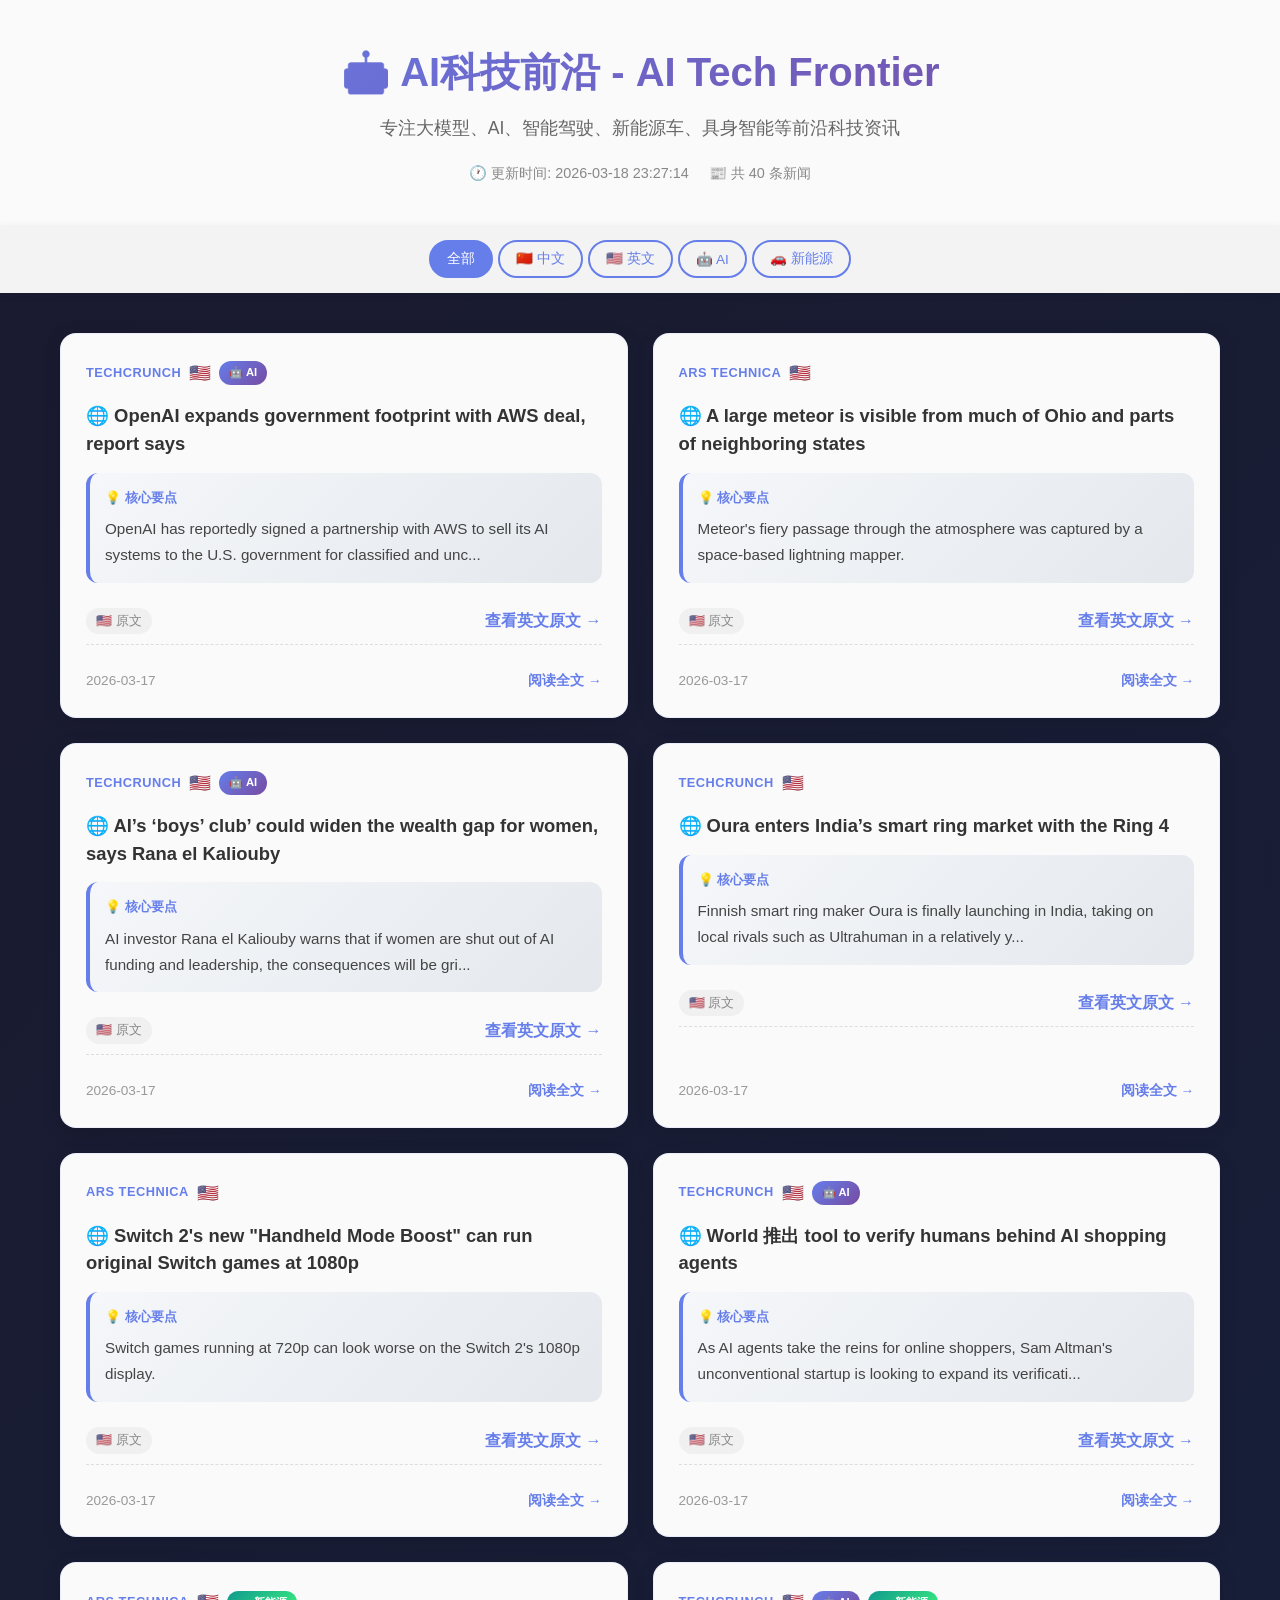
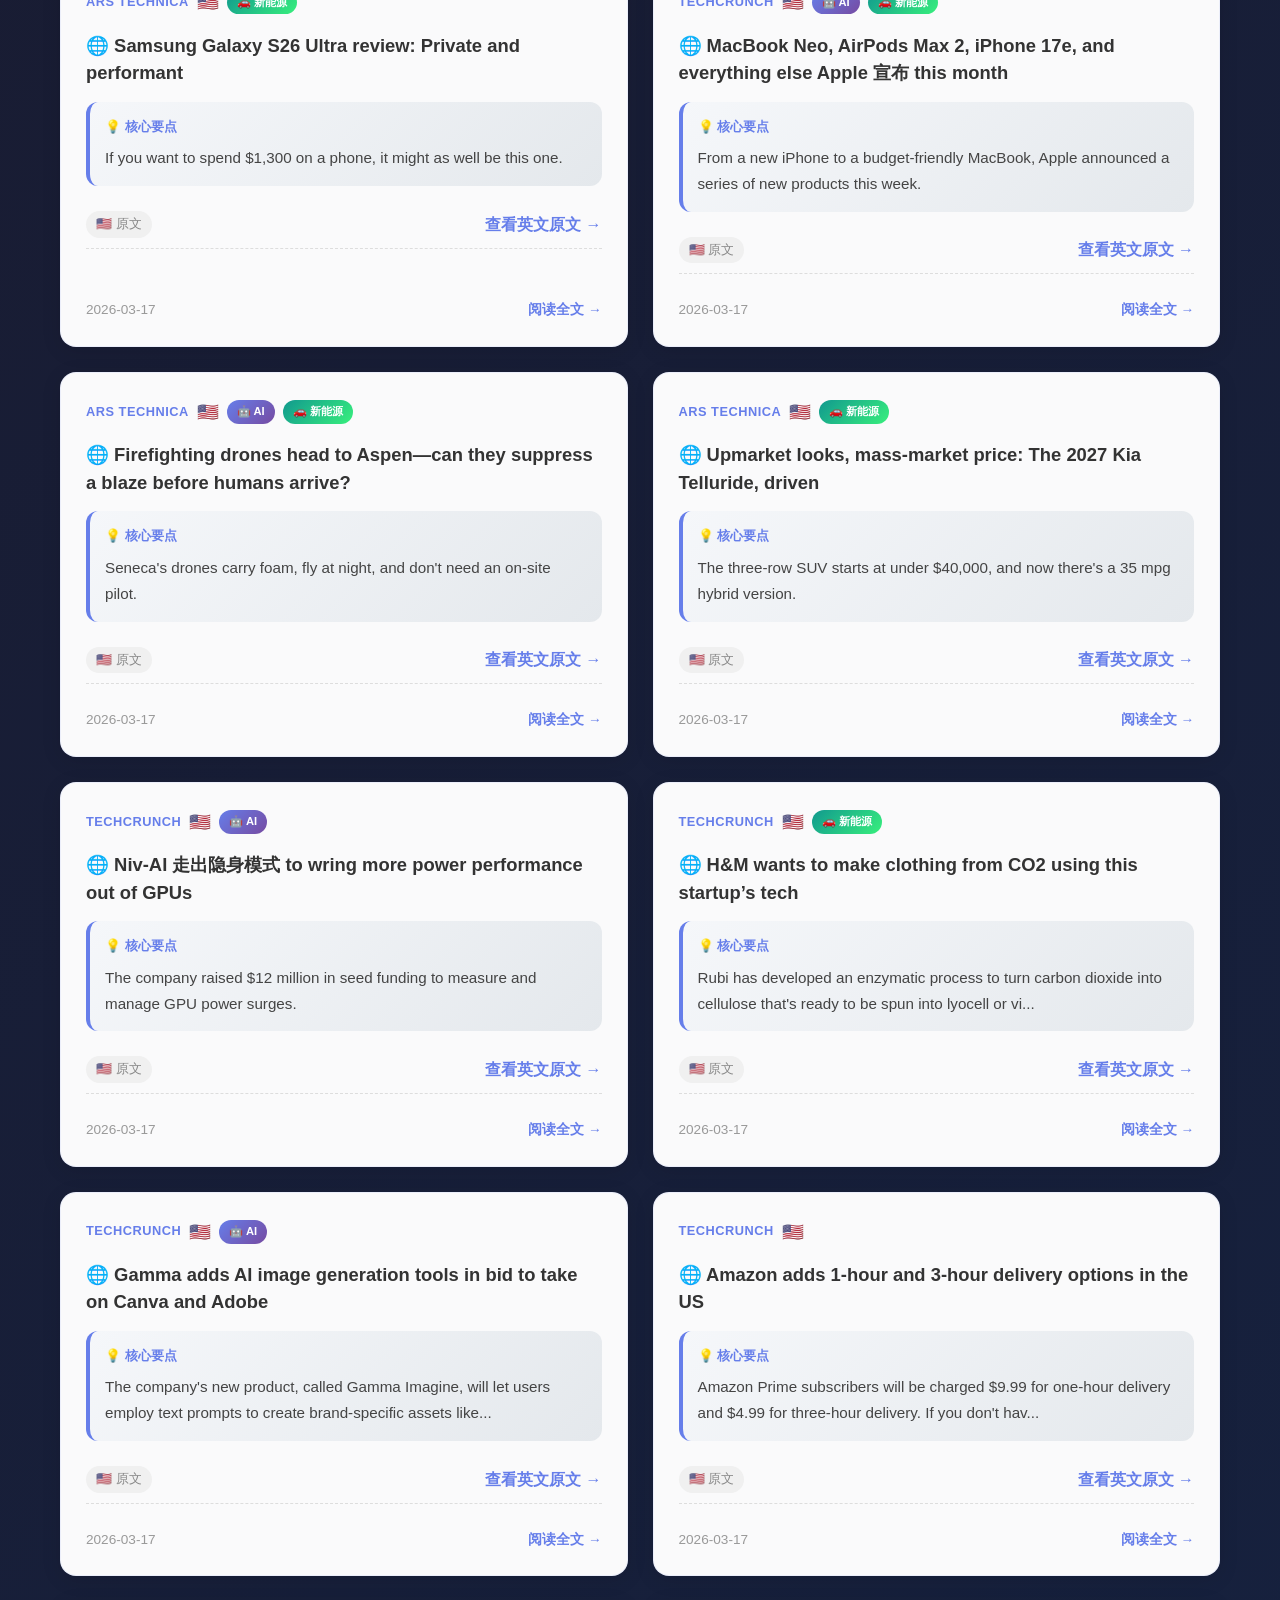
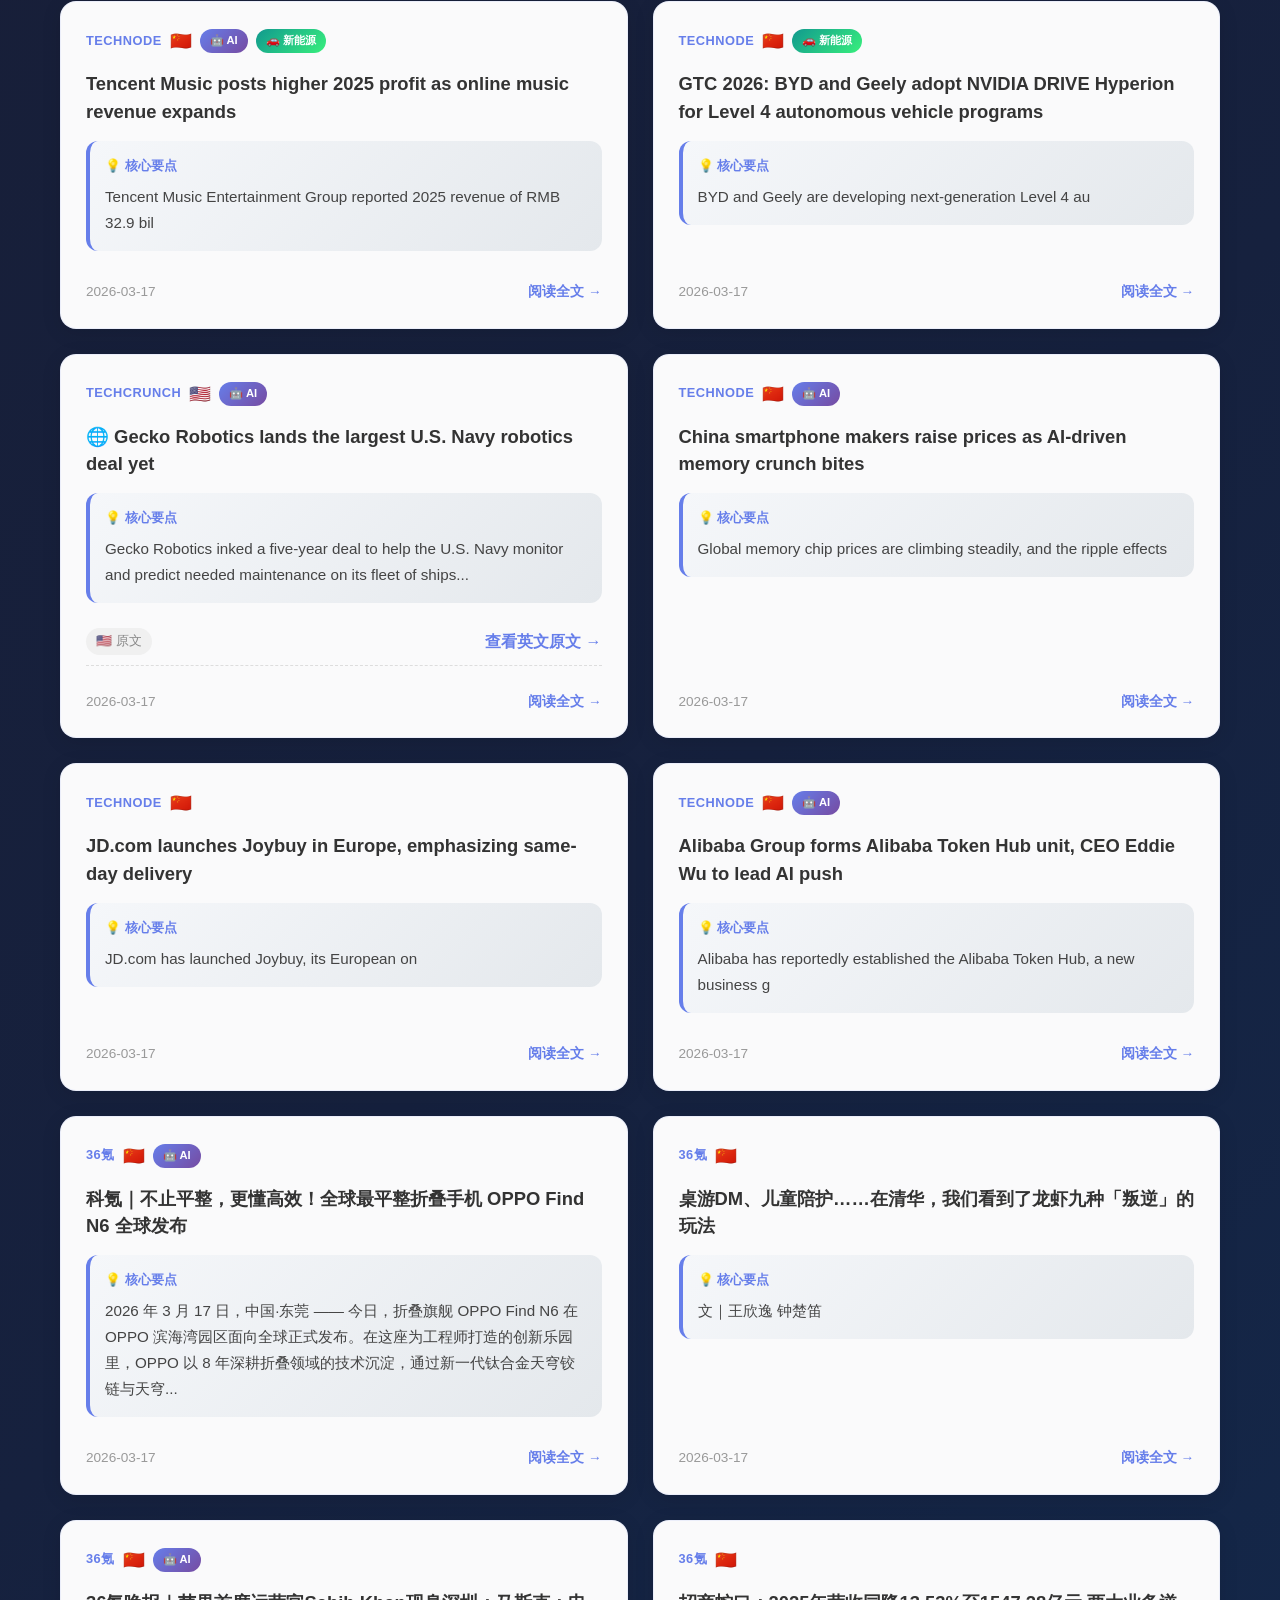
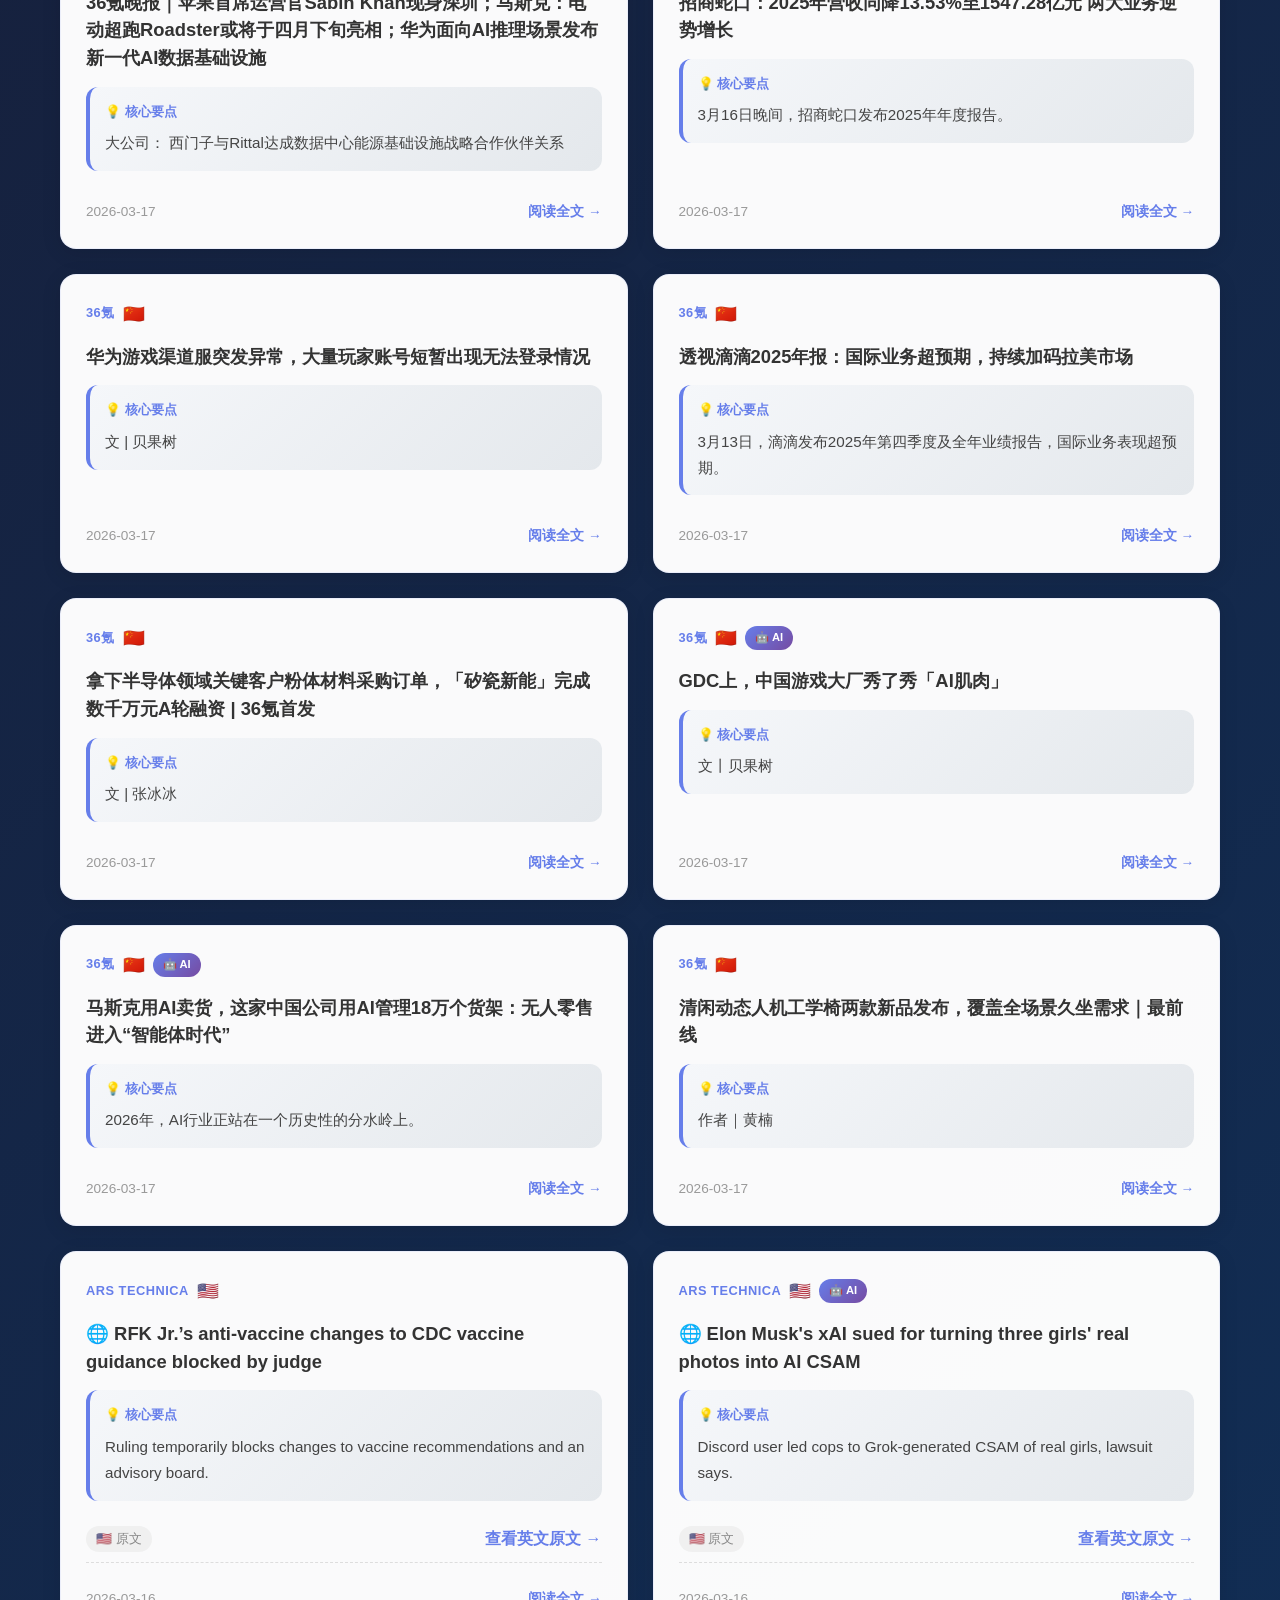
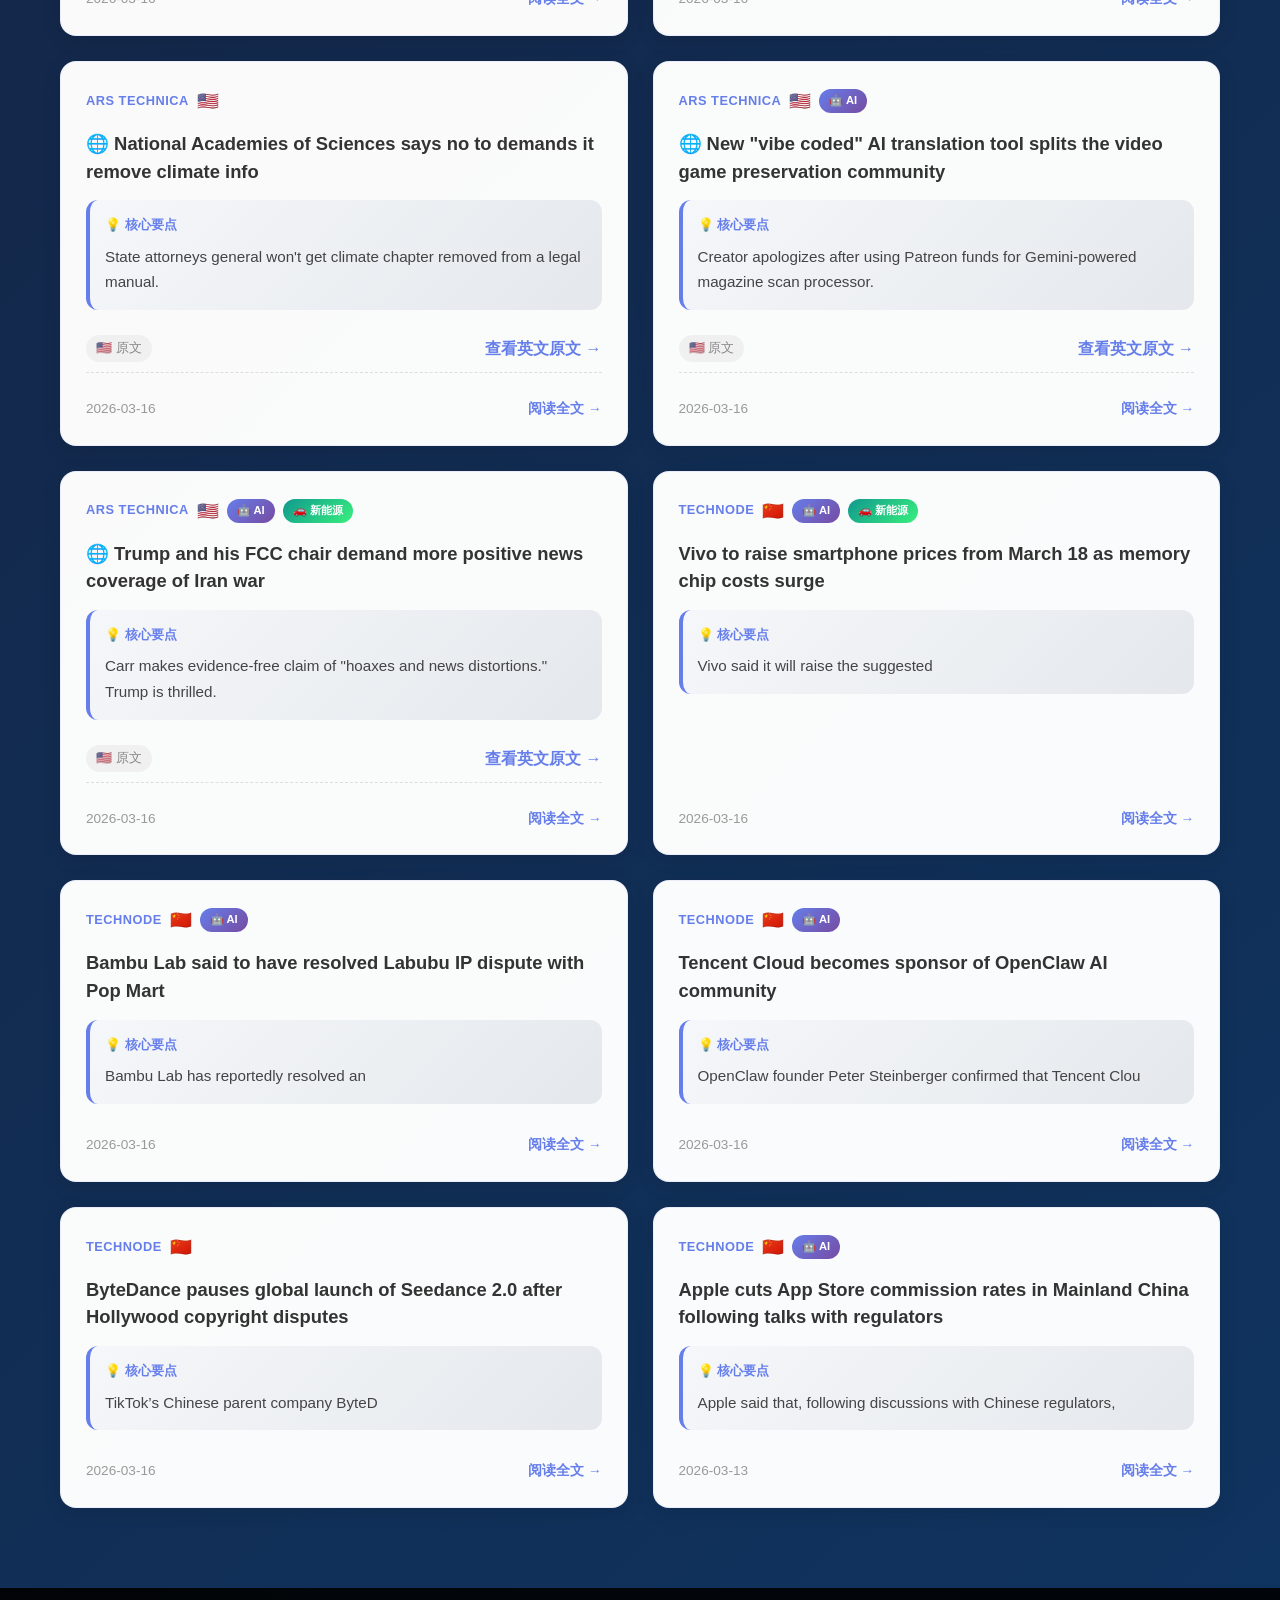
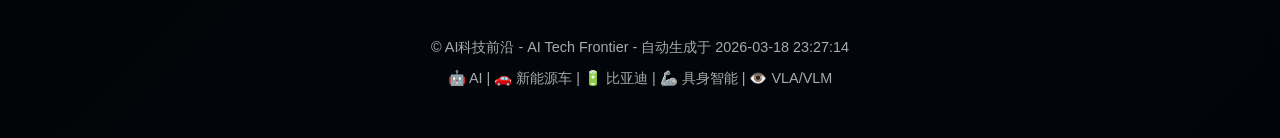
<file: index.html>
<!DOCTYPE html>
<html lang="zh-CN">
<head>
    <meta charset="UTF-8">
    <meta name="viewport" content="width=device-width, initial-scale=1.0">
    <title>AI科技前沿 - AI Tech Frontier</title>
    <meta name="description" content="专注大模型、AI、智能驾驶、新能源车、具身智能等前沿科技资讯">
    <link rel="stylesheet" href="css/style.css">
</head>
<body>
    <header class="header">
        <div class="container">
            <h1 class="logo">🤖 AI科技前沿 - AI Tech Frontier</h1>
            <p class="tagline">专注大模型、AI、智能驾驶、新能源车、具身智能等前沿科技资讯</p>
            <div class="meta">
                <span class="update-time">🕐 更新时间: 2026-03-18 23:27:14</span>
                <span class="total-news">📰 共 40 条新闻</span>
            </div>
        </div>
    </header>

    <nav class="nav">
        <div class="container">
            <div class="nav-left">
                <button class="nav-btn active" data-filter="all">全部</button>
                <button class="nav-btn" data-filter="zh">🇨🇳 中文</button>
                <button class="nav-btn" data-filter="en">🇺🇸 英文</button>
                <button class="nav-btn" data-filter="ai">🤖 AI</button>
                <button class="nav-btn" data-filter="ev">🚗 新能源</button>
            </div>
        </div>
    </nav>

    <main class="main">
        <div class="container">
            <div class="news-grid">
                <article class="news-card" data-lang="en" data-category="ai">
                    <div class="news-header">
                        <span class="news-source">TechCrunch</span>
                        <span class="news-lang">🇺🇸</span>
                        <span class="tag ai-tag">🤖 AI</span>
                    </div>
                    <h2 class="news-title">
                        <a href="https://techcrunch.com/2026/03/17/openai-expands-government-footprint-with-aws-deal/" target="_blank" rel="noopener">🌐 OpenAI expands government footprint with AWS deal, report says</a>
                    </h2>
                    <div class="core-content">
                        <div class="core-label">💡 核心要点</div>
                        <p class="news-summary">OpenAI has reportedly signed a partnership with AWS to sell its AI systems to the U.S. government for classified and unc...</p>
                    </div>
                    <div class="original-link">
                        <span class="lang-indicator">🇺🇸 原文</span>
                        <a href="https://techcrunch.com/2026/03/17/openai-expands-government-footprint-with-aws-deal/" target="_blank" class="read-more">查看英文原文 →</a>
                    </div>
                    <div class="news-footer">
                        <span class="news-time">2026-03-17</span>
                        <a href="https://techcrunch.com/2026/03/17/openai-expands-government-footprint-with-aws-deal/" target="_blank" class="read-more">阅读全文 →</a>
                    </div>
                </article>
<article class="news-card" data-lang="en" data-category="">
                    <div class="news-header">
                        <span class="news-source">Ars Technica</span>
                        <span class="news-lang">🇺🇸</span>
                        
                    </div>
                    <h2 class="news-title">
                        <a href="https://arstechnica.com/science/2026/03/a-large-meteor-is-visible-from-much-of-ohio-and-parts-of-neighboring-states/" target="_blank" rel="noopener">🌐 A large meteor is visible from much of Ohio and parts of neighboring states</a>
                    </h2>
                    <div class="core-content">
                        <div class="core-label">💡 核心要点</div>
                        <p class="news-summary">Meteor's fiery passage through the atmosphere was captured by a space-based lightning mapper.</p>
                    </div>
                    <div class="original-link">
                        <span class="lang-indicator">🇺🇸 原文</span>
                        <a href="https://arstechnica.com/science/2026/03/a-large-meteor-is-visible-from-much-of-ohio-and-parts-of-neighboring-states/" target="_blank" class="read-more">查看英文原文 →</a>
                    </div>
                    <div class="news-footer">
                        <span class="news-time">2026-03-17</span>
                        <a href="https://arstechnica.com/science/2026/03/a-large-meteor-is-visible-from-much-of-ohio-and-parts-of-neighboring-states/" target="_blank" class="read-more">阅读全文 →</a>
                    </div>
                </article>
<article class="news-card" data-lang="en" data-category="ai">
                    <div class="news-header">
                        <span class="news-source">TechCrunch</span>
                        <span class="news-lang">🇺🇸</span>
                        <span class="tag ai-tag">🤖 AI</span>
                    </div>
                    <h2 class="news-title">
                        <a href="https://techcrunch.com/2026/03/17/ais-boys-club-could-widen-the-wealth-gap-for-women-says-rana-el-kaliouby/" target="_blank" rel="noopener">🌐 AI’s ‘boys’ club’ could widen the wealth gap for women, says Rana el Kaliouby</a>
                    </h2>
                    <div class="core-content">
                        <div class="core-label">💡 核心要点</div>
                        <p class="news-summary">AI investor Rana el Kaliouby warns that if women are shut out of AI funding and leadership, the consequences will be gri...</p>
                    </div>
                    <div class="original-link">
                        <span class="lang-indicator">🇺🇸 原文</span>
                        <a href="https://techcrunch.com/2026/03/17/ais-boys-club-could-widen-the-wealth-gap-for-women-says-rana-el-kaliouby/" target="_blank" class="read-more">查看英文原文 →</a>
                    </div>
                    <div class="news-footer">
                        <span class="news-time">2026-03-17</span>
                        <a href="https://techcrunch.com/2026/03/17/ais-boys-club-could-widen-the-wealth-gap-for-women-says-rana-el-kaliouby/" target="_blank" class="read-more">阅读全文 →</a>
                    </div>
                </article>
<article class="news-card" data-lang="en" data-category="">
                    <div class="news-header">
                        <span class="news-source">TechCrunch</span>
                        <span class="news-lang">🇺🇸</span>
                        
                    </div>
                    <h2 class="news-title">
                        <a href="https://techcrunch.com/2026/03/17/oura-enters-indias-smart-ring-market-with-the-ring-4/" target="_blank" rel="noopener">🌐 Oura enters India’s smart ring market with the Ring 4</a>
                    </h2>
                    <div class="core-content">
                        <div class="core-label">💡 核心要点</div>
                        <p class="news-summary">Finnish smart ring maker Oura is finally launching in India, taking on local rivals such as Ultrahuman in a relatively y...</p>
                    </div>
                    <div class="original-link">
                        <span class="lang-indicator">🇺🇸 原文</span>
                        <a href="https://techcrunch.com/2026/03/17/oura-enters-indias-smart-ring-market-with-the-ring-4/" target="_blank" class="read-more">查看英文原文 →</a>
                    </div>
                    <div class="news-footer">
                        <span class="news-time">2026-03-17</span>
                        <a href="https://techcrunch.com/2026/03/17/oura-enters-indias-smart-ring-market-with-the-ring-4/" target="_blank" class="read-more">阅读全文 →</a>
                    </div>
                </article>
<article class="news-card" data-lang="en" data-category="">
                    <div class="news-header">
                        <span class="news-source">Ars Technica</span>
                        <span class="news-lang">🇺🇸</span>
                        
                    </div>
                    <h2 class="news-title">
                        <a href="https://arstechnica.com/gadgets/2026/03/nintendo-switch-2-update-adds-one-possible-fix-for-blurry-og-switch-games/" target="_blank" rel="noopener">🌐 Switch 2's new "Handheld Mode Boost" can run original Switch games at 1080p</a>
                    </h2>
                    <div class="core-content">
                        <div class="core-label">💡 核心要点</div>
                        <p class="news-summary">Switch games running at 720p can look worse on the Switch 2's 1080p display.</p>
                    </div>
                    <div class="original-link">
                        <span class="lang-indicator">🇺🇸 原文</span>
                        <a href="https://arstechnica.com/gadgets/2026/03/nintendo-switch-2-update-adds-one-possible-fix-for-blurry-og-switch-games/" target="_blank" class="read-more">查看英文原文 →</a>
                    </div>
                    <div class="news-footer">
                        <span class="news-time">2026-03-17</span>
                        <a href="https://arstechnica.com/gadgets/2026/03/nintendo-switch-2-update-adds-one-possible-fix-for-blurry-og-switch-games/" target="_blank" class="read-more">阅读全文 →</a>
                    </div>
                </article>
<article class="news-card" data-lang="en" data-category="ai">
                    <div class="news-header">
                        <span class="news-source">TechCrunch</span>
                        <span class="news-lang">🇺🇸</span>
                        <span class="tag ai-tag">🤖 AI</span>
                    </div>
                    <h2 class="news-title">
                        <a href="https://techcrunch.com/2026/03/17/world-launches-tool-to-verify-humans-behind-ai-shopping-agents/" target="_blank" rel="noopener">🌐 World 推出 tool to verify humans behind AI shopping agents</a>
                    </h2>
                    <div class="core-content">
                        <div class="core-label">💡 核心要点</div>
                        <p class="news-summary">As AI agents take the reins for online shoppers, Sam Altman's unconventional startup is looking to expand its verificati...</p>
                    </div>
                    <div class="original-link">
                        <span class="lang-indicator">🇺🇸 原文</span>
                        <a href="https://techcrunch.com/2026/03/17/world-launches-tool-to-verify-humans-behind-ai-shopping-agents/" target="_blank" class="read-more">查看英文原文 →</a>
                    </div>
                    <div class="news-footer">
                        <span class="news-time">2026-03-17</span>
                        <a href="https://techcrunch.com/2026/03/17/world-launches-tool-to-verify-humans-behind-ai-shopping-agents/" target="_blank" class="read-more">阅读全文 →</a>
                    </div>
                </article>
<article class="news-card" data-lang="en" data-category=" ev">
                    <div class="news-header">
                        <span class="news-source">Ars Technica</span>
                        <span class="news-lang">🇺🇸</span>
                        <span class="tag ev-tag">🚗 新能源</span>
                    </div>
                    <h2 class="news-title">
                        <a href="https://arstechnica.com/reviews/2026/03/samsung-galaxy-s26-ultra-review-private-and-performant/" target="_blank" rel="noopener">🌐 Samsung Galaxy S26 Ultra review: Private and performant</a>
                    </h2>
                    <div class="core-content">
                        <div class="core-label">💡 核心要点</div>
                        <p class="news-summary">If you want to spend $1,300 on a phone, it might as well be this one.</p>
                    </div>
                    <div class="original-link">
                        <span class="lang-indicator">🇺🇸 原文</span>
                        <a href="https://arstechnica.com/reviews/2026/03/samsung-galaxy-s26-ultra-review-private-and-performant/" target="_blank" class="read-more">查看英文原文 →</a>
                    </div>
                    <div class="news-footer">
                        <span class="news-time">2026-03-17</span>
                        <a href="https://arstechnica.com/reviews/2026/03/samsung-galaxy-s26-ultra-review-private-and-performant/" target="_blank" class="read-more">阅读全文 →</a>
                    </div>
                </article>
<article class="news-card" data-lang="en" data-category="ai ev">
                    <div class="news-header">
                        <span class="news-source">TechCrunch</span>
                        <span class="news-lang">🇺🇸</span>
                        <span class="tag ai-tag">🤖 AI</span><span class="tag ev-tag">🚗 新能源</span>
                    </div>
                    <h2 class="news-title">
                        <a href="https://techcrunch.com/2026/03/17/everything-apple-announced-macbook-neo-iphone-17e-ipad-air/" target="_blank" rel="noopener">🌐 MacBook Neo, AirPods Max 2, iPhone 17e, and everything else Apple 宣布 this month</a>
                    </h2>
                    <div class="core-content">
                        <div class="core-label">💡 核心要点</div>
                        <p class="news-summary">From a new iPhone to a budget-friendly MacBook, Apple announced a series of new products this week.</p>
                    </div>
                    <div class="original-link">
                        <span class="lang-indicator">🇺🇸 原文</span>
                        <a href="https://techcrunch.com/2026/03/17/everything-apple-announced-macbook-neo-iphone-17e-ipad-air/" target="_blank" class="read-more">查看英文原文 →</a>
                    </div>
                    <div class="news-footer">
                        <span class="news-time">2026-03-17</span>
                        <a href="https://techcrunch.com/2026/03/17/everything-apple-announced-macbook-neo-iphone-17e-ipad-air/" target="_blank" class="read-more">阅读全文 →</a>
                    </div>
                </article>
<article class="news-card" data-lang="en" data-category="ai ev">
                    <div class="news-header">
                        <span class="news-source">Ars Technica</span>
                        <span class="news-lang">🇺🇸</span>
                        <span class="tag ai-tag">🤖 AI</span><span class="tag ev-tag">🚗 新能源</span>
                    </div>
                    <h2 class="news-title">
                        <a href="https://arstechnica.com/gadgets/2026/03/firefighting-drones-head-to-aspen-can-they-suppress-a-blaze-before-humans-arrive/" target="_blank" rel="noopener">🌐 Firefighting drones head to Aspen—can they suppress a blaze before humans arrive?</a>
                    </h2>
                    <div class="core-content">
                        <div class="core-label">💡 核心要点</div>
                        <p class="news-summary">Seneca's drones carry foam, fly at night, and don't need an on-site pilot.</p>
                    </div>
                    <div class="original-link">
                        <span class="lang-indicator">🇺🇸 原文</span>
                        <a href="https://arstechnica.com/gadgets/2026/03/firefighting-drones-head-to-aspen-can-they-suppress-a-blaze-before-humans-arrive/" target="_blank" class="read-more">查看英文原文 →</a>
                    </div>
                    <div class="news-footer">
                        <span class="news-time">2026-03-17</span>
                        <a href="https://arstechnica.com/gadgets/2026/03/firefighting-drones-head-to-aspen-can-they-suppress-a-blaze-before-humans-arrive/" target="_blank" class="read-more">阅读全文 →</a>
                    </div>
                </article>
<article class="news-card" data-lang="en" data-category=" ev">
                    <div class="news-header">
                        <span class="news-source">Ars Technica</span>
                        <span class="news-lang">🇺🇸</span>
                        <span class="tag ev-tag">🚗 新能源</span>
                    </div>
                    <h2 class="news-title">
                        <a href="https://arstechnica.com/cars/2026/03/upmarket-looks-mass-market-price-the-2027-kia-telluride-driven/" target="_blank" rel="noopener">🌐 Upmarket looks, mass-market price: The 2027 Kia Telluride, driven</a>
                    </h2>
                    <div class="core-content">
                        <div class="core-label">💡 核心要点</div>
                        <p class="news-summary">The three-row SUV starts at under $40,000, and now there's a 35 mpg hybrid version.</p>
                    </div>
                    <div class="original-link">
                        <span class="lang-indicator">🇺🇸 原文</span>
                        <a href="https://arstechnica.com/cars/2026/03/upmarket-looks-mass-market-price-the-2027-kia-telluride-driven/" target="_blank" class="read-more">查看英文原文 →</a>
                    </div>
                    <div class="news-footer">
                        <span class="news-time">2026-03-17</span>
                        <a href="https://arstechnica.com/cars/2026/03/upmarket-looks-mass-market-price-the-2027-kia-telluride-driven/" target="_blank" class="read-more">阅读全文 →</a>
                    </div>
                </article>
<article class="news-card" data-lang="en" data-category="ai">
                    <div class="news-header">
                        <span class="news-source">TechCrunch</span>
                        <span class="news-lang">🇺🇸</span>
                        <span class="tag ai-tag">🤖 AI</span>
                    </div>
                    <h2 class="news-title">
                        <a href="https://techcrunch.com/2026/03/17/niv-ai-exits-stealth-to-wring-more-power-performance-out-of-gpus/" target="_blank" rel="noopener">🌐 Niv-AI 走出隐身模式 to wring more power performance out of GPUs</a>
                    </h2>
                    <div class="core-content">
                        <div class="core-label">💡 核心要点</div>
                        <p class="news-summary">The company raised $12 million in seed funding to measure and manage GPU power surges.</p>
                    </div>
                    <div class="original-link">
                        <span class="lang-indicator">🇺🇸 原文</span>
                        <a href="https://techcrunch.com/2026/03/17/niv-ai-exits-stealth-to-wring-more-power-performance-out-of-gpus/" target="_blank" class="read-more">查看英文原文 →</a>
                    </div>
                    <div class="news-footer">
                        <span class="news-time">2026-03-17</span>
                        <a href="https://techcrunch.com/2026/03/17/niv-ai-exits-stealth-to-wring-more-power-performance-out-of-gpus/" target="_blank" class="read-more">阅读全文 →</a>
                    </div>
                </article>
<article class="news-card" data-lang="en" data-category=" ev">
                    <div class="news-header">
                        <span class="news-source">TechCrunch</span>
                        <span class="news-lang">🇺🇸</span>
                        <span class="tag ev-tag">🚗 新能源</span>
                    </div>
                    <h2 class="news-title">
                        <a href="https://techcrunch.com/2026/03/17/hm-wants-to-make-clothing-from-co2-using-this-startups-tech/" target="_blank" rel="noopener">🌐 H&M wants to make clothing from CO2 using this startup’s tech</a>
                    </h2>
                    <div class="core-content">
                        <div class="core-label">💡 核心要点</div>
                        <p class="news-summary">Rubi has developed an enzymatic process to turn carbon dioxide into cellulose that's ready to be spun into lyocell or vi...</p>
                    </div>
                    <div class="original-link">
                        <span class="lang-indicator">🇺🇸 原文</span>
                        <a href="https://techcrunch.com/2026/03/17/hm-wants-to-make-clothing-from-co2-using-this-startups-tech/" target="_blank" class="read-more">查看英文原文 →</a>
                    </div>
                    <div class="news-footer">
                        <span class="news-time">2026-03-17</span>
                        <a href="https://techcrunch.com/2026/03/17/hm-wants-to-make-clothing-from-co2-using-this-startups-tech/" target="_blank" class="read-more">阅读全文 →</a>
                    </div>
                </article>
<article class="news-card" data-lang="en" data-category="ai">
                    <div class="news-header">
                        <span class="news-source">TechCrunch</span>
                        <span class="news-lang">🇺🇸</span>
                        <span class="tag ai-tag">🤖 AI</span>
                    </div>
                    <h2 class="news-title">
                        <a href="https://techcrunch.com/2026/03/17/gamma-adds-ai-image-generation-tools-in-bid-to-take-on-canva-and-adobe/" target="_blank" rel="noopener">🌐 Gamma adds AI image generation tools in bid to take on Canva and Adobe</a>
                    </h2>
                    <div class="core-content">
                        <div class="core-label">💡 核心要点</div>
                        <p class="news-summary">The company's new product, called Gamma Imagine, will let users employ text prompts to create brand-specific assets like...</p>
                    </div>
                    <div class="original-link">
                        <span class="lang-indicator">🇺🇸 原文</span>
                        <a href="https://techcrunch.com/2026/03/17/gamma-adds-ai-image-generation-tools-in-bid-to-take-on-canva-and-adobe/" target="_blank" class="read-more">查看英文原文 →</a>
                    </div>
                    <div class="news-footer">
                        <span class="news-time">2026-03-17</span>
                        <a href="https://techcrunch.com/2026/03/17/gamma-adds-ai-image-generation-tools-in-bid-to-take-on-canva-and-adobe/" target="_blank" class="read-more">阅读全文 →</a>
                    </div>
                </article>
<article class="news-card" data-lang="en" data-category="">
                    <div class="news-header">
                        <span class="news-source">TechCrunch</span>
                        <span class="news-lang">🇺🇸</span>
                        
                    </div>
                    <h2 class="news-title">
                        <a href="https://techcrunch.com/2026/03/17/amazon-adds-1-hour-and-3-hour-delivery-options-in-the-us/" target="_blank" rel="noopener">🌐 Amazon adds 1-hour and 3-hour delivery options in the US</a>
                    </h2>
                    <div class="core-content">
                        <div class="core-label">💡 核心要点</div>
                        <p class="news-summary">Amazon Prime subscribers will be charged $9.99 for one-hour delivery and $4.99 for three-hour delivery. If you don't hav...</p>
                    </div>
                    <div class="original-link">
                        <span class="lang-indicator">🇺🇸 原文</span>
                        <a href="https://techcrunch.com/2026/03/17/amazon-adds-1-hour-and-3-hour-delivery-options-in-the-us/" target="_blank" class="read-more">查看英文原文 →</a>
                    </div>
                    <div class="news-footer">
                        <span class="news-time">2026-03-17</span>
                        <a href="https://techcrunch.com/2026/03/17/amazon-adds-1-hour-and-3-hour-delivery-options-in-the-us/" target="_blank" class="read-more">阅读全文 →</a>
                    </div>
                </article>
<article class="news-card" data-lang="zh" data-category="ai ev">
                    <div class="news-header">
                        <span class="news-source">TechNode</span>
                        <span class="news-lang">🇨🇳</span>
                        <span class="tag ai-tag">🤖 AI</span><span class="tag ev-tag">🚗 新能源</span>
                    </div>
                    <h2 class="news-title">
                        <a href="https://technode.com/2026/03/17/tencent-music-posts-higher-2025-profit-as-online-music-revenue-expands/" target="_blank" rel="noopener">Tencent Music posts higher 2025 profit as online music revenue expands</a>
                    </h2>
                    <div class="core-content">
                        <div class="core-label">💡 核心要点</div>
                        <p class="news-summary">Tencent Music Entertainment Group reported 2025 revenue of RMB 32.9 bil</p>
                    </div>
                    
                    <div class="news-footer">
                        <span class="news-time">2026-03-17</span>
                        <a href="https://technode.com/2026/03/17/tencent-music-posts-higher-2025-profit-as-online-music-revenue-expands/" target="_blank" class="read-more">阅读全文 →</a>
                    </div>
                </article>
<article class="news-card" data-lang="zh" data-category=" ev">
                    <div class="news-header">
                        <span class="news-source">TechNode</span>
                        <span class="news-lang">🇨🇳</span>
                        <span class="tag ev-tag">🚗 新能源</span>
                    </div>
                    <h2 class="news-title">
                        <a href="https://technode.com/2026/03/17/gtc-2026-byd-and-geely-adopt-nvidia-drive-hyperion-for-level-4-autonomous-vehicle-programs/" target="_blank" rel="noopener">GTC 2026: BYD and Geely adopt NVIDIA DRIVE Hyperion for Level 4 autonomous vehicle programs</a>
                    </h2>
                    <div class="core-content">
                        <div class="core-label">💡 核心要点</div>
                        <p class="news-summary">BYD and Geely are developing next-generation Level 4 au</p>
                    </div>
                    
                    <div class="news-footer">
                        <span class="news-time">2026-03-17</span>
                        <a href="https://technode.com/2026/03/17/gtc-2026-byd-and-geely-adopt-nvidia-drive-hyperion-for-level-4-autonomous-vehicle-programs/" target="_blank" class="read-more">阅读全文 →</a>
                    </div>
                </article>
<article class="news-card" data-lang="en" data-category="ai">
                    <div class="news-header">
                        <span class="news-source">TechCrunch</span>
                        <span class="news-lang">🇺🇸</span>
                        <span class="tag ai-tag">🤖 AI</span>
                    </div>
                    <h2 class="news-title">
                        <a href="https://techcrunch.com/2026/03/17/gecko-robotics-lands-the-largest-u-s-navy-robotics-deal-yet/" target="_blank" rel="noopener">🌐 Gecko Robotics lands the largest U.S. Navy robotics deal yet</a>
                    </h2>
                    <div class="core-content">
                        <div class="core-label">💡 核心要点</div>
                        <p class="news-summary">Gecko Robotics inked a five-year deal to help the U.S. Navy monitor and predict needed maintenance on its fleet of ships...</p>
                    </div>
                    <div class="original-link">
                        <span class="lang-indicator">🇺🇸 原文</span>
                        <a href="https://techcrunch.com/2026/03/17/gecko-robotics-lands-the-largest-u-s-navy-robotics-deal-yet/" target="_blank" class="read-more">查看英文原文 →</a>
                    </div>
                    <div class="news-footer">
                        <span class="news-time">2026-03-17</span>
                        <a href="https://techcrunch.com/2026/03/17/gecko-robotics-lands-the-largest-u-s-navy-robotics-deal-yet/" target="_blank" class="read-more">阅读全文 →</a>
                    </div>
                </article>
<article class="news-card" data-lang="zh" data-category="ai">
                    <div class="news-header">
                        <span class="news-source">TechNode</span>
                        <span class="news-lang">🇨🇳</span>
                        <span class="tag ai-tag">🤖 AI</span>
                    </div>
                    <h2 class="news-title">
                        <a href="https://technode.com/2026/03/17/china-smartphone-makers-raise-prices-as-ai-driven-memory-crunch-bites/" target="_blank" rel="noopener">China smartphone makers raise prices as AI-driven memory crunch bites</a>
                    </h2>
                    <div class="core-content">
                        <div class="core-label">💡 核心要点</div>
                        <p class="news-summary">Global memory chip prices are climbing steadily, and the ripple effects</p>
                    </div>
                    
                    <div class="news-footer">
                        <span class="news-time">2026-03-17</span>
                        <a href="https://technode.com/2026/03/17/china-smartphone-makers-raise-prices-as-ai-driven-memory-crunch-bites/" target="_blank" class="read-more">阅读全文 →</a>
                    </div>
                </article>
<article class="news-card" data-lang="zh" data-category="">
                    <div class="news-header">
                        <span class="news-source">TechNode</span>
                        <span class="news-lang">🇨🇳</span>
                        
                    </div>
                    <h2 class="news-title">
                        <a href="https://technode.com/2026/03/17/jd-com-launches-joybuy-in-europe-emphasizing-same-day-delivery/" target="_blank" rel="noopener">JD.com launches Joybuy in Europe, emphasizing same-day delivery</a>
                    </h2>
                    <div class="core-content">
                        <div class="core-label">💡 核心要点</div>
                        <p class="news-summary">JD.com has launched Joybuy, its European on</p>
                    </div>
                    
                    <div class="news-footer">
                        <span class="news-time">2026-03-17</span>
                        <a href="https://technode.com/2026/03/17/jd-com-launches-joybuy-in-europe-emphasizing-same-day-delivery/" target="_blank" class="read-more">阅读全文 →</a>
                    </div>
                </article>
<article class="news-card" data-lang="zh" data-category="ai">
                    <div class="news-header">
                        <span class="news-source">TechNode</span>
                        <span class="news-lang">🇨🇳</span>
                        <span class="tag ai-tag">🤖 AI</span>
                    </div>
                    <h2 class="news-title">
                        <a href="https://technode.com/2026/03/17/alibaba-group-forms-alibaba-token-hub-unit-ceo-eddie-wu-to-lead-ai-push/" target="_blank" rel="noopener">Alibaba Group forms Alibaba Token Hub unit, CEO Eddie Wu to lead AI push</a>
                    </h2>
                    <div class="core-content">
                        <div class="core-label">💡 核心要点</div>
                        <p class="news-summary">Alibaba has reportedly established the Alibaba Token Hub, a new business g</p>
                    </div>
                    
                    <div class="news-footer">
                        <span class="news-time">2026-03-17</span>
                        <a href="https://technode.com/2026/03/17/alibaba-group-forms-alibaba-token-hub-unit-ceo-eddie-wu-to-lead-ai-push/" target="_blank" class="read-more">阅读全文 →</a>
                    </div>
                </article>
<article class="news-card" data-lang="zh" data-category="ai">
                    <div class="news-header">
                        <span class="news-source">36氪</span>
                        <span class="news-lang">🇨🇳</span>
                        <span class="tag ai-tag">🤖 AI</span>
                    </div>
                    <h2 class="news-title">
                        <a href="https://36kr.com/p/3727140263410825?f=rss" target="_blank" rel="noopener">科氪｜不止平整，更懂高效！全球最平整折叠手机 OPPO Find N6 全球发布</a>
                    </h2>
                    <div class="core-content">
                        <div class="core-label">💡 核心要点</div>
                        <p class="news-summary">2026 年 3 月 17 日，中国·东莞 —— 今日，折叠旗舰 OPPO Find N6 在 OPPO 滨海湾园区面向全球正式发布。在这座为工程师打造的创新乐园里，OPPO 以 8 年深耕折叠领域的技术沉淀，通过新一代钛合金天穹铰链与天穹...</p>
                    </div>
                    
                    <div class="news-footer">
                        <span class="news-time">2026-03-17</span>
                        <a href="https://36kr.com/p/3727140263410825?f=rss" target="_blank" class="read-more">阅读全文 →</a>
                    </div>
                </article>
<article class="news-card" data-lang="zh" data-category="">
                    <div class="news-header">
                        <span class="news-source">36氪</span>
                        <span class="news-lang">🇨🇳</span>
                        
                    </div>
                    <h2 class="news-title">
                        <a href="https://36kr.com/p/3727015748107398?f=rss" target="_blank" rel="noopener">桌游DM、儿童陪护……在清华，我们看到了龙虾九种「叛逆」的玩法</a>
                    </h2>
                    <div class="core-content">
                        <div class="core-label">💡 核心要点</div>
                        <p class="news-summary">文｜王欣逸 钟楚笛</p>
                    </div>
                    
                    <div class="news-footer">
                        <span class="news-time">2026-03-17</span>
                        <a href="https://36kr.com/p/3727015748107398?f=rss" target="_blank" class="read-more">阅读全文 →</a>
                    </div>
                </article>
<article class="news-card" data-lang="zh" data-category="ai">
                    <div class="news-header">
                        <span class="news-source">36氪</span>
                        <span class="news-lang">🇨🇳</span>
                        <span class="tag ai-tag">🤖 AI</span>
                    </div>
                    <h2 class="news-title">
                        <a href="https://36kr.com/p/3726912161184128?f=rss" target="_blank" rel="noopener">36氪晚报｜苹果首席运营官Sabih Khan现身深圳；马斯克：电动超跑Roadster或将于四月下旬亮相；华为面向AI推理场景发布新一代AI数据基础设施</a>
                    </h2>
                    <div class="core-content">
                        <div class="core-label">💡 核心要点</div>
                        <p class="news-summary">大公司：
  西门子与Rittal达成数据中心能源基础设施战略合作伙伴关系</p>
                    </div>
                    
                    <div class="news-footer">
                        <span class="news-time">2026-03-17</span>
                        <a href="https://36kr.com/p/3726912161184128?f=rss" target="_blank" class="read-more">阅读全文 →</a>
                    </div>
                </article>
<article class="news-card" data-lang="zh" data-category="">
                    <div class="news-header">
                        <span class="news-source">36氪</span>
                        <span class="news-lang">🇨🇳</span>
                        
                    </div>
                    <h2 class="news-title">
                        <a href="https://36kr.com/p/3726887582185858?f=rss" target="_blank" rel="noopener">招商蛇口：2025年营收同降13.53%至1547.28亿元 两大业务逆势增长</a>
                    </h2>
                    <div class="core-content">
                        <div class="core-label">💡 核心要点</div>
                        <p class="news-summary">3月16日晚间，招商蛇口发布2025年年度报告。</p>
                    </div>
                    
                    <div class="news-footer">
                        <span class="news-time">2026-03-17</span>
                        <a href="https://36kr.com/p/3726887582185858?f=rss" target="_blank" class="read-more">阅读全文 →</a>
                    </div>
                </article>
<article class="news-card" data-lang="zh" data-category="">
                    <div class="news-header">
                        <span class="news-source">36氪</span>
                        <span class="news-lang">🇨🇳</span>
                        
                    </div>
                    <h2 class="news-title">
                        <a href="https://36kr.com/p/3726832908368521?f=rss" target="_blank" rel="noopener">华为游戏渠道服突发异常，大量玩家账号短暂出现无法登录情况</a>
                    </h2>
                    <div class="core-content">
                        <div class="core-label">💡 核心要点</div>
                        <p class="news-summary">文 | 贝果树</p>
                    </div>
                    
                    <div class="news-footer">
                        <span class="news-time">2026-03-17</span>
                        <a href="https://36kr.com/p/3726832908368521?f=rss" target="_blank" class="read-more">阅读全文 →</a>
                    </div>
                </article>
<article class="news-card" data-lang="zh" data-category="">
                    <div class="news-header">
                        <span class="news-source">36氪</span>
                        <span class="news-lang">🇨🇳</span>
                        
                    </div>
                    <h2 class="news-title">
                        <a href="https://36kr.com/p/3726781163682439?f=rss" target="_blank" rel="noopener">透视滴滴2025年报：国际业务超预期，持续加码拉美市场</a>
                    </h2>
                    <div class="core-content">
                        <div class="core-label">💡 核心要点</div>
                        <p class="news-summary">3月13日，滴滴发布2025年第四季度及全年业绩报告，国际业务表现超预期。</p>
                    </div>
                    
                    <div class="news-footer">
                        <span class="news-time">2026-03-17</span>
                        <a href="https://36kr.com/p/3726781163682439?f=rss" target="_blank" class="read-more">阅读全文 →</a>
                    </div>
                </article>
<article class="news-card" data-lang="zh" data-category="">
                    <div class="news-header">
                        <span class="news-source">36氪</span>
                        <span class="news-lang">🇨🇳</span>
                        
                    </div>
                    <h2 class="news-title">
                        <a href="https://36kr.com/p/3726836407859591?f=rss" target="_blank" rel="noopener">拿下半导体领域关键客户粉体材料采购订单，「矽瓷新能」完成数千万元A轮融资 | 36氪首发</a>
                    </h2>
                    <div class="core-content">
                        <div class="core-label">💡 核心要点</div>
                        <p class="news-summary">文&nbsp;|&nbsp;张冰冰</p>
                    </div>
                    
                    <div class="news-footer">
                        <span class="news-time">2026-03-17</span>
                        <a href="https://36kr.com/p/3726836407859591?f=rss" target="_blank" class="read-more">阅读全文 →</a>
                    </div>
                </article>
<article class="news-card" data-lang="zh" data-category="ai">
                    <div class="news-header">
                        <span class="news-source">36氪</span>
                        <span class="news-lang">🇨🇳</span>
                        <span class="tag ai-tag">🤖 AI</span>
                    </div>
                    <h2 class="news-title">
                        <a href="https://36kr.com/p/3726825272687241?f=rss" target="_blank" rel="noopener">GDC上，中国游戏大厂秀了秀「AI肌肉」</a>
                    </h2>
                    <div class="core-content">
                        <div class="core-label">💡 核心要点</div>
                        <p class="news-summary">文丨贝果树</p>
                    </div>
                    
                    <div class="news-footer">
                        <span class="news-time">2026-03-17</span>
                        <a href="https://36kr.com/p/3726825272687241?f=rss" target="_blank" class="read-more">阅读全文 →</a>
                    </div>
                </article>
<article class="news-card" data-lang="zh" data-category="ai">
                    <div class="news-header">
                        <span class="news-source">36氪</span>
                        <span class="news-lang">🇨🇳</span>
                        <span class="tag ai-tag">🤖 AI</span>
                    </div>
                    <h2 class="news-title">
                        <a href="https://36kr.com/p/3725309124786819?f=rss" target="_blank" rel="noopener">马斯克用AI卖货，这家中国公司用AI管理18万个货架：无人零售进入“智能体时代”</a>
                    </h2>
                    <div class="core-content">
                        <div class="core-label">💡 核心要点</div>
                        <p class="news-summary">2026年，AI行业正站在一个历史性的分水岭上。</p>
                    </div>
                    
                    <div class="news-footer">
                        <span class="news-time">2026-03-17</span>
                        <a href="https://36kr.com/p/3725309124786819?f=rss" target="_blank" class="read-more">阅读全文 →</a>
                    </div>
                </article>
<article class="news-card" data-lang="zh" data-category="">
                    <div class="news-header">
                        <span class="news-source">36氪</span>
                        <span class="news-lang">🇨🇳</span>
                        
                    </div>
                    <h2 class="news-title">
                        <a href="https://36kr.com/p/3726466205579650?f=rss" target="_blank" rel="noopener">清闲动态人机工学椅两款新品发布，覆盖全场景久坐需求｜最前线</a>
                    </h2>
                    <div class="core-content">
                        <div class="core-label">💡 核心要点</div>
                        <p class="news-summary">作者｜黄楠</p>
                    </div>
                    
                    <div class="news-footer">
                        <span class="news-time">2026-03-17</span>
                        <a href="https://36kr.com/p/3726466205579650?f=rss" target="_blank" class="read-more">阅读全文 →</a>
                    </div>
                </article>
<article class="news-card" data-lang="en" data-category="">
                    <div class="news-header">
                        <span class="news-source">Ars Technica</span>
                        <span class="news-lang">🇺🇸</span>
                        
                    </div>
                    <h2 class="news-title">
                        <a href="https://arstechnica.com/health/2026/03/judge-temporarily-blocks-rfk-jr-s-changes-to-cdc-vaccine-recommendations/" target="_blank" rel="noopener">🌐 RFK Jr.’s anti-vaccine changes to CDC vaccine guidance blocked by judge</a>
                    </h2>
                    <div class="core-content">
                        <div class="core-label">💡 核心要点</div>
                        <p class="news-summary">Ruling temporarily blocks changes to vaccine recommendations and an advisory board.</p>
                    </div>
                    <div class="original-link">
                        <span class="lang-indicator">🇺🇸 原文</span>
                        <a href="https://arstechnica.com/health/2026/03/judge-temporarily-blocks-rfk-jr-s-changes-to-cdc-vaccine-recommendations/" target="_blank" class="read-more">查看英文原文 →</a>
                    </div>
                    <div class="news-footer">
                        <span class="news-time">2026-03-16</span>
                        <a href="https://arstechnica.com/health/2026/03/judge-temporarily-blocks-rfk-jr-s-changes-to-cdc-vaccine-recommendations/" target="_blank" class="read-more">阅读全文 →</a>
                    </div>
                </article>
<article class="news-card" data-lang="en" data-category="ai">
                    <div class="news-header">
                        <span class="news-source">Ars Technica</span>
                        <span class="news-lang">🇺🇸</span>
                        <span class="tag ai-tag">🤖 AI</span>
                    </div>
                    <h2 class="news-title">
                        <a href="https://arstechnica.com/tech-policy/2026/03/elon-musks-xai-sued-for-turning-three-girls-real-photos-into-ai-csam/" target="_blank" rel="noopener">🌐 Elon Musk's xAI sued for turning three girls' real photos into AI CSAM</a>
                    </h2>
                    <div class="core-content">
                        <div class="core-label">💡 核心要点</div>
                        <p class="news-summary">Discord user led cops to Grok-generated CSAM of real girls, lawsuit says.</p>
                    </div>
                    <div class="original-link">
                        <span class="lang-indicator">🇺🇸 原文</span>
                        <a href="https://arstechnica.com/tech-policy/2026/03/elon-musks-xai-sued-for-turning-three-girls-real-photos-into-ai-csam/" target="_blank" class="read-more">查看英文原文 →</a>
                    </div>
                    <div class="news-footer">
                        <span class="news-time">2026-03-16</span>
                        <a href="https://arstechnica.com/tech-policy/2026/03/elon-musks-xai-sued-for-turning-three-girls-real-photos-into-ai-csam/" target="_blank" class="read-more">阅读全文 →</a>
                    </div>
                </article>
<article class="news-card" data-lang="en" data-category="">
                    <div class="news-header">
                        <span class="news-source">Ars Technica</span>
                        <span class="news-lang">🇺🇸</span>
                        
                    </div>
                    <h2 class="news-title">
                        <a href="https://arstechnica.com/science/2026/03/national-academies-of-sciences-resisting-pressure-to-pull-climate-info/" target="_blank" rel="noopener">🌐 National Academies of Sciences says no to demands it remove climate info</a>
                    </h2>
                    <div class="core-content">
                        <div class="core-label">💡 核心要点</div>
                        <p class="news-summary">State attorneys general won't get climate chapter removed from a legal manual.</p>
                    </div>
                    <div class="original-link">
                        <span class="lang-indicator">🇺🇸 原文</span>
                        <a href="https://arstechnica.com/science/2026/03/national-academies-of-sciences-resisting-pressure-to-pull-climate-info/" target="_blank" class="read-more">查看英文原文 →</a>
                    </div>
                    <div class="news-footer">
                        <span class="news-time">2026-03-16</span>
                        <a href="https://arstechnica.com/science/2026/03/national-academies-of-sciences-resisting-pressure-to-pull-climate-info/" target="_blank" class="read-more">阅读全文 →</a>
                    </div>
                </article>
<article class="news-card" data-lang="en" data-category="ai">
                    <div class="news-header">
                        <span class="news-source">Ars Technica</span>
                        <span class="news-lang">🇺🇸</span>
                        <span class="tag ai-tag">🤖 AI</span>
                    </div>
                    <h2 class="news-title">
                        <a href="https://arstechnica.com/ai/2026/03/new-vibe-coded-ai-translation-tool-splits-the-video-game-preservation-community/" target="_blank" rel="noopener">🌐 New "vibe coded" AI translation tool splits the video game preservation community</a>
                    </h2>
                    <div class="core-content">
                        <div class="core-label">💡 核心要点</div>
                        <p class="news-summary">Creator apologizes after using Patreon funds for Gemini-powered magazine scan processor.</p>
                    </div>
                    <div class="original-link">
                        <span class="lang-indicator">🇺🇸 原文</span>
                        <a href="https://arstechnica.com/ai/2026/03/new-vibe-coded-ai-translation-tool-splits-the-video-game-preservation-community/" target="_blank" class="read-more">查看英文原文 →</a>
                    </div>
                    <div class="news-footer">
                        <span class="news-time">2026-03-16</span>
                        <a href="https://arstechnica.com/ai/2026/03/new-vibe-coded-ai-translation-tool-splits-the-video-game-preservation-community/" target="_blank" class="read-more">阅读全文 →</a>
                    </div>
                </article>
<article class="news-card" data-lang="en" data-category="ai ev">
                    <div class="news-header">
                        <span class="news-source">Ars Technica</span>
                        <span class="news-lang">🇺🇸</span>
                        <span class="tag ai-tag">🤖 AI</span><span class="tag ev-tag">🚗 新能源</span>
                    </div>
                    <h2 class="news-title">
                        <a href="https://arstechnica.com/tech-policy/2026/03/trump-and-his-fcc-chair-demand-more-positive-news-coverage-of-iran-war/" target="_blank" rel="noopener">🌐 Trump and his FCC chair demand more positive news coverage of Iran war</a>
                    </h2>
                    <div class="core-content">
                        <div class="core-label">💡 核心要点</div>
                        <p class="news-summary">Carr makes evidence-free claim of "hoaxes and news distortions." Trump is thrilled.</p>
                    </div>
                    <div class="original-link">
                        <span class="lang-indicator">🇺🇸 原文</span>
                        <a href="https://arstechnica.com/tech-policy/2026/03/trump-and-his-fcc-chair-demand-more-positive-news-coverage-of-iran-war/" target="_blank" class="read-more">查看英文原文 →</a>
                    </div>
                    <div class="news-footer">
                        <span class="news-time">2026-03-16</span>
                        <a href="https://arstechnica.com/tech-policy/2026/03/trump-and-his-fcc-chair-demand-more-positive-news-coverage-of-iran-war/" target="_blank" class="read-more">阅读全文 →</a>
                    </div>
                </article>
<article class="news-card" data-lang="zh" data-category="ai ev">
                    <div class="news-header">
                        <span class="news-source">TechNode</span>
                        <span class="news-lang">🇨🇳</span>
                        <span class="tag ai-tag">🤖 AI</span><span class="tag ev-tag">🚗 新能源</span>
                    </div>
                    <h2 class="news-title">
                        <a href="https://technode.com/2026/03/16/vivo-to-raise-smartphone-prices-from-march-18-as-memory-chip-costs-surge/" target="_blank" rel="noopener">Vivo to raise smartphone prices from March 18 as memory chip costs surge</a>
                    </h2>
                    <div class="core-content">
                        <div class="core-label">💡 核心要点</div>
                        <p class="news-summary">Vivo said it will raise the suggested</p>
                    </div>
                    
                    <div class="news-footer">
                        <span class="news-time">2026-03-16</span>
                        <a href="https://technode.com/2026/03/16/vivo-to-raise-smartphone-prices-from-march-18-as-memory-chip-costs-surge/" target="_blank" class="read-more">阅读全文 →</a>
                    </div>
                </article>
<article class="news-card" data-lang="zh" data-category="ai">
                    <div class="news-header">
                        <span class="news-source">TechNode</span>
                        <span class="news-lang">🇨🇳</span>
                        <span class="tag ai-tag">🤖 AI</span>
                    </div>
                    <h2 class="news-title">
                        <a href="https://technode.com/2026/03/16/bambu-lab-said-to-have-resolved-labubu-ip-dispute-with-pop-mart/" target="_blank" rel="noopener">Bambu Lab said to have resolved Labubu IP dispute with Pop Mart</a>
                    </h2>
                    <div class="core-content">
                        <div class="core-label">💡 核心要点</div>
                        <p class="news-summary">Bambu Lab has reportedly resolved an</p>
                    </div>
                    
                    <div class="news-footer">
                        <span class="news-time">2026-03-16</span>
                        <a href="https://technode.com/2026/03/16/bambu-lab-said-to-have-resolved-labubu-ip-dispute-with-pop-mart/" target="_blank" class="read-more">阅读全文 →</a>
                    </div>
                </article>
<article class="news-card" data-lang="zh" data-category="ai">
                    <div class="news-header">
                        <span class="news-source">TechNode</span>
                        <span class="news-lang">🇨🇳</span>
                        <span class="tag ai-tag">🤖 AI</span>
                    </div>
                    <h2 class="news-title">
                        <a href="https://technode.com/2026/03/16/tencent-cloud-becomes-sponsor-of-openclaw-ai-community/" target="_blank" rel="noopener">Tencent Cloud becomes sponsor of OpenClaw AI community</a>
                    </h2>
                    <div class="core-content">
                        <div class="core-label">💡 核心要点</div>
                        <p class="news-summary">OpenClaw founder Peter Steinberger confirmed that Tencent Clou</p>
                    </div>
                    
                    <div class="news-footer">
                        <span class="news-time">2026-03-16</span>
                        <a href="https://technode.com/2026/03/16/tencent-cloud-becomes-sponsor-of-openclaw-ai-community/" target="_blank" class="read-more">阅读全文 →</a>
                    </div>
                </article>
<article class="news-card" data-lang="zh" data-category="">
                    <div class="news-header">
                        <span class="news-source">TechNode</span>
                        <span class="news-lang">🇨🇳</span>
                        
                    </div>
                    <h2 class="news-title">
                        <a href="https://technode.com/2026/03/16/bytedance-pauses-global-launch-of-seedance-2-0-after-hollywood-copyright-disputes/" target="_blank" rel="noopener">ByteDance pauses global launch of Seedance 2.0 after Hollywood copyright disputes</a>
                    </h2>
                    <div class="core-content">
                        <div class="core-label">💡 核心要点</div>
                        <p class="news-summary">TikTok’s Chinese parent company ByteD</p>
                    </div>
                    
                    <div class="news-footer">
                        <span class="news-time">2026-03-16</span>
                        <a href="https://technode.com/2026/03/16/bytedance-pauses-global-launch-of-seedance-2-0-after-hollywood-copyright-disputes/" target="_blank" class="read-more">阅读全文 →</a>
                    </div>
                </article>
<article class="news-card" data-lang="zh" data-category="ai">
                    <div class="news-header">
                        <span class="news-source">TechNode</span>
                        <span class="news-lang">🇨🇳</span>
                        <span class="tag ai-tag">🤖 AI</span>
                    </div>
                    <h2 class="news-title">
                        <a href="https://technode.com/2026/03/13/apple-cuts-app-store-commission-rates-in-mainland-china-following-talks-with-regulators/" target="_blank" rel="noopener">Apple cuts App Store commission rates in Mainland China following talks with regulators</a>
                    </h2>
                    <div class="core-content">
                        <div class="core-label">💡 核心要点</div>
                        <p class="news-summary">Apple said that, following discussions with Chinese regulators,</p>
                    </div>
                    
                    <div class="news-footer">
                        <span class="news-time">2026-03-13</span>
                        <a href="https://technode.com/2026/03/13/apple-cuts-app-store-commission-rates-in-mainland-china-following-talks-with-regulators/" target="_blank" class="read-more">阅读全文 →</a>
                    </div>
                </article>
            </div>
        </div>
    </main>

    <footer class="footer">
        <div class="container">
            <p>&copy; AI科技前沿 - AI Tech Frontier - 自动生成于 2026-03-18 23:27:14</p>
            <p>🤖 AI | 🚗 新能源车 | 🔋 比亚迪 | 🦾 具身智能 | 👁️ VLA/VLM</p>
        </div>
    </footer>

    <script src="js/app.js"></script>
</body>
</html>
</file>
<file: css/style.css>
/* 基础样式 */
* {
    margin: 0;
    padding: 0;
    box-sizing: border-box;
}

body {
    font-family: -apple-system, BlinkMacSystemFont, "Segoe UI", Roboto, "Helvetica Neue", Arial, "Noto Sans SC", "PingFang SC", "Microsoft YaHei", sans-serif;
    line-height: 1.6;
    color: #333;
    background: linear-gradient(135deg, #1a1a2e 0%, #16213e 50%, #0f3460 100%);
    min-height: 100vh;
}

.container {
    max-width: 1200px;
    margin: 0 auto;
    padding: 0 20px;
}

/* 头部 */
.header {
    background: rgba(255, 255, 255, 0.98);
    backdrop-filter: blur(10px);
    padding: 40px 0;
    text-align: center;
    box-shadow: 0 2px 20px rgba(0,0,0,0.1);
}

.logo {
    font-size: 2.5rem;
    margin-bottom: 10px;
    background: linear-gradient(135deg, #667eea 0%, #764ba2 100%);
    -webkit-background-clip: text;
    -webkit-text-fill-color: transparent;
    background-clip: text;
}

.tagline {
    color: #666;
    font-size: 1.1rem;
    margin-bottom: 20px;
}

.meta {
    display: flex;
    justify-content: center;
    gap: 20px;
    flex-wrap: wrap;
    font-size: 0.9rem;
    color: #888;
}

/* 导航 */
.nav {
    background: rgba(255, 255, 255, 0.95);
    padding: 15px 0;
    position: sticky;
    top: 0;
    z-index: 100;
    box-shadow: 0 2px 10px rgba(0,0,0,0.05);
}

.nav .container {
    display: flex;
    justify-content: center;
    align-items: center;
    flex-wrap: wrap;
    gap: 10px;
}

.nav-left {
    display: flex;
    gap: 5px;
    flex-wrap: wrap;
    justify-content: center;
}

.nav-btn {
    background: transparent;
    border: 2px solid #667eea;
    color: #667eea;
    padding: 8px 16px;
    border-radius: 25px;
    cursor: pointer;
    transition: all 0.3s;
    font-size: 0.85rem;
    font-weight: 500;
}

.nav-btn:hover,
.nav-btn.active {
    background: #667eea;
    color: white;
}

/* 主体内容 */
.main {
    padding: 40px 0;
}

.news-grid {
    display: grid;
    grid-template-columns: repeat(auto-fill, minmax(400px, 1fr));
    gap: 25px;
}

/* 新闻卡片 */
.news-card {
    background: rgba(255, 255, 255, 0.98);
    border-radius: 16px;
    padding: 25px;
    box-shadow: 0 4px 20px rgba(0,0,0,0.1);
    transition: transform 0.3s, box-shadow 0.3s;
    display: flex;
    flex-direction: column;
    border: 1px solid rgba(102, 126, 234, 0.1);
}

.news-card:hover {
    transform: translateY(-5px);
    box-shadow: 0 12px 40px rgba(0,0,0,0.15);
    border-color: rgba(102, 126, 234, 0.3);
}

.news-header {
    display: flex;
    justify-content: flex-start;
    align-items: center;
    margin-bottom: 15px;
    gap: 8px;
    flex-wrap: wrap;
}

.news-source {
    font-size: 0.8rem;
    color: #667eea;
    font-weight: 600;
    text-transform: uppercase;
    letter-spacing: 0.5px;
}

.news-lang {
    font-size: 1.1rem;
}

/* 标签样式 */
.tag {
    font-size: 0.7rem;
    padding: 3px 10px;
    border-radius: 12px;
    font-weight: 600;
}

.ai-tag {
    background: linear-gradient(135deg, #667eea 0%, #764ba2 100%);
    color: white;
}

.ev-tag {
    background: linear-gradient(135deg, #11998e 0%, #38ef7d 100%);
    color: white;
}

.byd-tag {
    background: linear-gradient(135deg, #f093fb 0%, #f5576c 100%);
    color: white;
}

.news-title {
    font-size: 1.15rem;
    margin-bottom: 15px;
    line-height: 1.5;
}

.news-title a {
    color: #333;
    text-decoration: none;
    transition: color 0.3s;
}

.news-title a:hover {
    color: #667eea;
}

/* 核心内容区域 */
.core-content {
    background: linear-gradient(135deg, #f5f7fa 0%, #e4e8ec 100%);
    border-radius: 12px;
    padding: 15px;
    margin-bottom: 15px;
    border-left: 4px solid #667eea;
}

.core-label {
    font-size: 0.8rem;
    color: #667eea;
    font-weight: 600;
    margin-bottom: 8px;
    display: flex;
    align-items: center;
    gap: 5px;
}

.news-summary {
    color: #444;
    font-size: 0.95rem;
    line-height: 1.7;
    margin: 0;
}

/* 原文链接 */
.original-link {
    display: flex;
    align-items: center;
    justify-content: space-between;
    padding: 10px 0;
    margin-bottom: 10px;
    border-bottom: 1px dashed #ddd;
}

.lang-indicator {
    font-size: 0.8rem;
    color: #888;
    background: #f0f0f0;
    padding: 3px 10px;
    border-radius: 15px;
}

.news-footer {
    display: flex;
    justify-content: space-between;
    align-items: center;
    padding-top: 15px;
    margin-top: auto;
    font-size: 0.85rem;
}

.news-time {
    color: #999;
}

.read-more {
    color: #667eea;
    text-decoration: none;
    font-weight: 600;
    transition: all 0.3s;
}

.read-more:hover {
    color: #764ba2;
    transform: translateX(3px);
}

/* 页脚 */
.footer {
    background: rgba(0, 0, 0, 0.9);
    color: #fff;
    padding: 40px 0;
    text-align: center;
    margin-top: 40px;
}

.footer p {
    margin: 8px 0;
    font-size: 0.9rem;
    color: #aaa;
}

/* 响应式 */
@media (max-width: 768px) {
    .logo {
        font-size: 1.8rem;
    }
    
    .news-grid {
        grid-template-columns: 1fr;
    }
    
    .meta {
        flex-direction: column;
        gap: 10px;
    }
    
    .nav-btn {
        padding: 6px 12px;
        font-size: 0.8rem;
    }
    
    .news-title {
        font-size: 1.05rem;
    }
}

/* 隐藏元素 */
.hidden {
    display: none !important;
}
</file>
